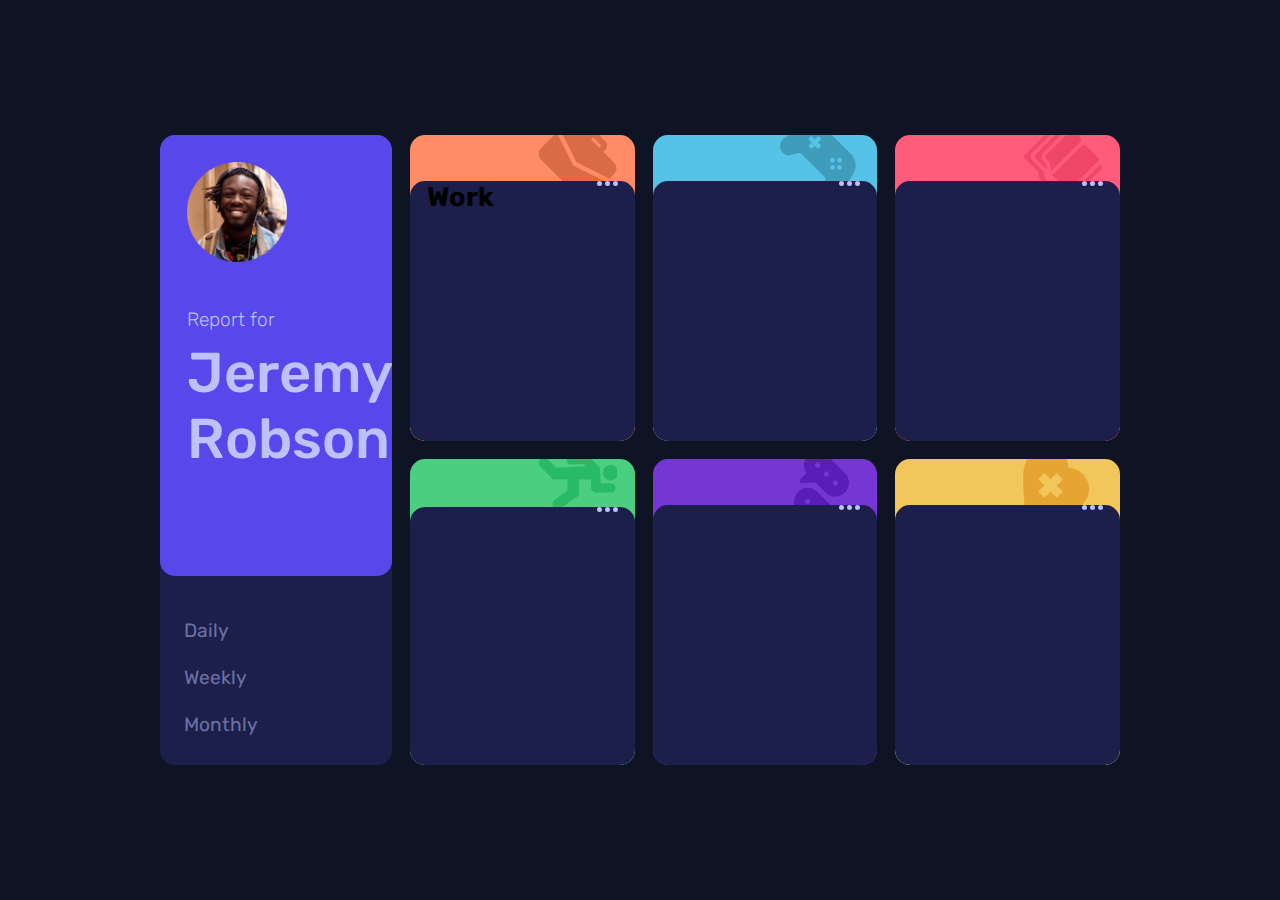
<file: index.html>
<!DOCTYPE html>
<html lang="en">
<head>
    <meta charset="UTF-8">
    <meta name="viewport" content="width=device-width, initial-scale=1.0">
    <link rel="icon" type="image/png" sizes="32x32" href="./images/favicon-32x32.png">
    <link rel="preconnect" href="https://fonts.googleapis.com">
    <link rel="preconnect" href="https://fonts.gstatic.com" crossorigin>
    <link href="https://fonts.googleapis.com/css2?family=Rubik:wght@300;400;500&display=swap" rel="stylesheet">
    <link rel="stylesheet" href="style.css">
    <title>Frontend Mentor | Time tracking dashboard</title>
</head>
<body>
    <main class="timePanel">
        <div class="userBox">
            <div class="userName">
                <img src="images/image-jeremy.png" alt="image-jeremy" class="Jeremy">
                <h3>Report for</h3>
                <h1>Jeremy Robson</h1>
            </div>
            <div class="timeFunction">
                <ul>
                    <li id="daily">Daily</li>
                    <li id="weekly">Weekly</li>
                    <li id="monthly">Monthly</li>
                </ul>
            </div>
        </div>
        <div class="time work">
            <svg width="79" height="79" xmlns="http://www.w3.org/2000/svg"><path d="m18.687 10.43 15.464 30.906c.31.682.743 1.322 1.3 1.88.558.557 1.198.99 1.714 1.217L68.237 59.98 52.484 75.732a8.025 8.025 0 0 1-11.355 0L2.934 37.538a8.025 8.025 0 0 1 0-11.356L18.687 10.43Zm19.345-7.99 10.839 10.838 2.065-2.064a5.845 5.845 0 0 1 8.258 0l8.258 8.259a5.845 5.845 0 0 1 0 8.258l-2.064 2.064 10.839 10.84a8.025 8.025 0 0 1 0 11.355l-4.728 4.728L39.126 40.53a1.963 1.963 0 0 1-.578-.413 1.963 1.963 0 0 1-.413-.578L21.95 7.168l4.728-4.728a8.025 8.025 0 0 1 11.355 0Zm17.033 12.903-2.064 2.065 8.258 8.258 2.064-2.064-8.258-8.259Z" fill="#D96C47" fill-rule="nonzero"/></svg>
            <div class="offset">
                <div class="heading">
                    <h2 class="itemName">Work</h2>
                    <svg width="21" height="5" xmlns="http://www.w3.org/2000/svg"><path d="M2.5 0a2.5 2.5 0 1 1 0 5 2.5 2.5 0 0 1 0-5Zm8 0a2.5 2.5 0 1 1 0 5 2.5 2.5 0 0 1 0-5Zm8 0a2.5 2.5 0 1 1 0 5 2.5 2.5 0 0 1 0-5Z" fill="#BBC0FF" fill-rule="evenodd"/></svg>   
                </div>
            </div>
        </div>
        <div class="time play">
            <svg width="79" height="79" xmlns="http://www.w3.org/2000/svg"><path d="m60.91 71.846 12.314-19.892c3.317-5.36 3.78-13.818-2.31-19.908l-26.36-26.36c-4.457-4.457-12.586-6.843-19.908-2.31L4.753 15.69c-5.4 3.343-6.275 10.854-1.779 15.35a7.773 7.773 0 0 0 7.346 2.035l7.783-1.945a3.947 3.947 0 0 1 3.731 1.033l22.602 22.602c.97.97 1.367 2.4 1.033 3.732l-1.945 7.782a7.775 7.775 0 0 0 2.037 7.349c4.49 4.49 12.003 3.624 15.349-1.782Zm-24.227-46.12-1.891-1.892-1.892 1.892a2.342 2.342 0 0 1-3.312-3.312l1.892-1.892-1.892-1.891a2.342 2.342 0 0 1 3.312-3.312l1.892 1.891 1.891-1.891a2.342 2.342 0 0 1 3.312 3.312l-1.891 1.891 1.891 1.892a2.342 2.342 0 0 1-3.312 3.312Zm14.19 14.19a2.343 2.343 0 1 1 3.315-3.312 2.343 2.343 0 0 1-3.314 3.312Zm0 7.096a2.343 2.343 0 0 1 3.313-3.312 2.343 2.343 0 0 1-3.312 3.312Zm7.096-7.095a2.343 2.343 0 1 1 3.312 0 2.343 2.343 0 0 1-3.312 0Zm0 7.095a2.343 2.343 0 0 1 3.312-3.312 2.343 2.343 0 0 1-3.312 3.312Z" fill="#3F9CBB" fill-rule="nonzero"/></svg>
            <div class="offset">
                <div class="heading">
                    <h2 class="itemName"></h2>
                    <svg width="21" height="5" xmlns="http://www.w3.org/2000/svg"><path d="M2.5 0a2.5 2.5 0 1 1 0 5 2.5 2.5 0 0 1 0-5Zm8 0a2.5 2.5 0 1 1 0 5 2.5 2.5 0 0 1 0-5Zm8 0a2.5 2.5 0 1 1 0 5 2.5 2.5 0 0 1 0-5Z" fill="#BBC0FF" fill-rule="evenodd"/></svg>   
                </div>
            </div>
        </div>
        <div class="time study">
            <svg width="79" height="79" xmlns="http://www.w3.org/2000/svg"><path d="M33.227 1.495a1.87 1.87 0 0 1 2.646 0l1.323 1.323-27.78 27.78c-2.189 2.189-2.1 5.837.088 8.026l12.132 12.132a5.624 5.624 0 0 0 1.096 6.388 5.624 5.624 0 0 0 6.389 1.097l12.132 12.132c2.188 2.188 5.837 2.276 8.025.088l27.78-27.78 1.323 1.322a1.87 1.87 0 0 1 0 2.646L46.632 78.4a1.87 1.87 0 0 1-2.645 0L29.12 63.531a5.624 5.624 0 0 1-6.389-1.097l-5.291-5.291a5.624 5.624 0 0 1-1.097-6.388L1.478 35.89a1.87 1.87 0 0 1 0-2.646ZM59.74 22.783c1.948.27 3.83 1.117 5.325 2.612l10.583 10.583a1.87 1.87 0 0 1 0 2.646L46.544 67.727a1.87 1.87 0 0 1-2.646 0L30.67 54.498a1.872 1.872 0 0 0-2.646 0ZM49.19 6.875a1.87 1.87 0 0 1 2.647 0c4.489 4.489 5.877 8.98 6.178 12.342L27.67 49.56c.349-1.527 1.181-7.463-4.938-13.582a1.87 1.87 0 0 1 0-2.646Zm-7.936-2.646a1.87 1.87 0 0 1 2.645 0l1.323 1.323-25.134 25.134a5.619 5.619 0 0 0 0 7.938c4.005 4.005 4.2 7.696 4.043 9.335L12.15 35.978a1.87 1.87 0 0 1 0-2.646Z" fill="#F04667" fill-rule="nonzero"/></svg>
            <div class="offset">
                <div class="heading">
                    <h2 class="itemName"></h2>
                    <svg width="21" height="5" xmlns="http://www.w3.org/2000/svg"><path d="M2.5 0a2.5 2.5 0 1 1 0 5 2.5 2.5 0 0 1 0-5Zm8 0a2.5 2.5 0 1 1 0 5 2.5 2.5 0 0 1 0-5Zm8 0a2.5 2.5 0 1 1 0 5 2.5 2.5 0 0 1 0-5Z" fill="#BBC0FF" fill-rule="evenodd"/></svg>   
                </div>
            </div>
        </div>
        <div class="time exercise">
            <svg width="81" height="55" xmlns="http://www.w3.org/2000/svg"><path d="m33.357.579 16.447.426c.33.009.645.144.88.38l9.953 9.953a4.946 4.946 0 0 1 1.451 3.311l.514 12.87c.02.503.433.895.937.894l9.595-.05a4.438 4.438 0 0 1 4.437 4.43v.26c0 1.164-.453 2.259-1.277 3.082a4.334 4.334 0 0 1-3.083 1.277h-15.77c-2.347 0-4.393-2.045-4.393-4.393l-.001-8.405-12.05-.009.01 15.17c.001.426-.21.826-.56 1.067l-18.098 12.41c-1.363.849-2.958 1.033-4.426.537a5.147 5.147 0 0 1-1.994-1.237 5.247 5.247 0 0 1-1.193-1.85c-.875-2.293.074-4.934 2.256-6.277l12.303-8.973.252-11.28-13.556.442a1.291 1.291 0 0 1-.957-.377L2.237 11.439c-1-.999-1.55-2.38-1.513-3.792a5.124 5.124 0 0 1 1.714-3.71c2.042-1.84 5.234-1.688 7.267.345l8.576 8.576 29.444-1.635-2.133-2.133-12.263.347a4.434 4.434 0 0 1-3.294-1.28l-.016-.015a4.409 4.409 0 0 1-1.294-3.307c.08-2.347 2.16-4.255 4.632-4.256Zm33.78 11.774c3.025-3.025 7.945-3.025 10.97 0 3.024 3.025 3.024 7.944 0 10.97-3.025 3.024-7.945 3.024-10.97 0-3.024-3.026-3.025-7.945 0-10.97Z" fill="#29BA66" fill-rule="nonzero"/></svg>
            <div class="offset">
                <div class="heading">
                    <h2 class="itemName"></h2>
                    <svg width="21" height="5" xmlns="http://www.w3.org/2000/svg"><path d="M2.5 0a2.5 2.5 0 1 1 0 5 2.5 2.5 0 0 1 0-5Zm8 0a2.5 2.5 0 1 1 0 5 2.5 2.5 0 0 1 0-5Zm8 0a2.5 2.5 0 1 1 0 5 2.5 2.5 0 0 1 0-5Z" fill="#BBC0FF" fill-rule="evenodd"/></svg>   
                </div>
            </div>
        </div>
        <div class="time social">
            <svg width="75" height="100" xmlns="http://www.w3.org/2000/svg"><g fill="#5A1CBB" fill-rule="nonzero"><path d="M45.834 46.627c4.78 4.78 13.1 5.754 19.257-.403 5.2-5.199 5.198-13.657 0-18.855L47.151 9.428C42.335 4.614 34.02 3.7 27.892 9.83c-4.701 4.7-5.151 12.066-1.352 17.277l-6.265 6.265c-1.339 1.339-.317 3.644 1.585 3.533l13.474-.777 10.499 10.499Zm11.404-11.483a2.567 2.567 0 1 1-3.629 3.631 2.567 2.567 0 0 1 3.63-3.631ZM35.745 20.909a2.567 2.567 0 1 1 3.63-3.629 2.567 2.567 0 0 1-3.63 3.63Zm12.562 5.303a2.567 2.567 0 1 1-3.63 3.63 2.567 2.567 0 0 1 3.63-3.63ZM55.16 63.698 37.219 45.756c-5.198-5.197-13.658-5.197-18.857.001-6.072 6.073-5.26 14.4-.402 19.258l10.499 10.5-.777 13.473c-.11 1.886 2.186 2.931 3.533 1.584l6.265-6.265c5.212 3.8 12.577 3.349 17.277-1.352 6.06-6.059 5.274-14.386.403-19.257ZM25.813 57.24a2.567 2.567 0 1 1 3.63-3.631 2.567 2.567 0 0 1-3.63 3.63Zm8.932 8.931a2.567 2.567 0 1 1 3.63-3.629 2.567 2.567 0 0 1-3.63 3.63Zm8.932 8.933a2.567 2.567 0 1 1 3.63-3.631 2.567 2.567 0 0 1-3.63 3.63Z"/></g></svg>
            <div class="offset">
                <div class="heading">
                    <h2 class="itemName"></h2>
                    <svg width="21" height="5" xmlns="http://www.w3.org/2000/svg"><path d="M2.5 0a2.5 2.5 0 1 1 0 5 2.5 2.5 0 0 1 0-5Zm8 0a2.5 2.5 0 1 1 0 5 2.5 2.5 0 0 1 0-5Zm8 0a2.5 2.5 0 1 1 0 5 2.5 2.5 0 0 1 0-5Z" fill="#BBC0FF" fill-rule="evenodd"/></svg>   
                </div>
            </div>
        </div>
        <div class="time selfCare">
            <svg width="67" height="67" xmlns="http://www.w3.org/2000/svg"><path d="M.918 50.848c.114 1.723.232 3.5.346 5.336l.003.038.448 6.038c.06.81.412 1.536.951 2.075.54.54 1.266.892 2.075.952l6.038.447.038.003c12.086.755 21.237 1.231 28.95.484 9.007-.873 15.369-3.445 20.02-8.096 8.413-8.413 8.398-21.609-.034-30.041-3.79-3.79-8.959-6.11-14.31-6.526-.415-5.352-2.736-10.52-6.526-14.31C30.484-1.185 17.288-1.2 8.875 7.214-1.295 17.384-.415 30.697.918 50.848ZM21.36 27.122l6.172 6.173 6.16-6.159 6.172 6.173-6.16 6.158 6.173 6.173-6.158 6.158-6.173-6.172-6.158 6.158-6.173-6.172 6.159-6.159-6.173-6.172 6.16-6.159Z" fill="#E6A532" fill-rule="nonzero"/></svg>
            <div class="offset">
                <div class="heading">
                    <h2 class="itemName"></h2>
                    <svg width="21" height="5" xmlns="http://www.w3.org/2000/svg"><path d="M2.5 0a2.5 2.5 0 1 1 0 5 2.5 2.5 0 0 1 0-5Zm8 0a2.5 2.5 0 1 1 0 5 2.5 2.5 0 0 1 0-5Zm8 0a2.5 2.5 0 1 1 0 5 2.5 2.5 0 0 1 0-5Z" fill="#BBC0FF" fill-rule="evenodd"/></svg>   
                </div>
            </div>
        </div>
    </main>
</body>
</html>
</file>
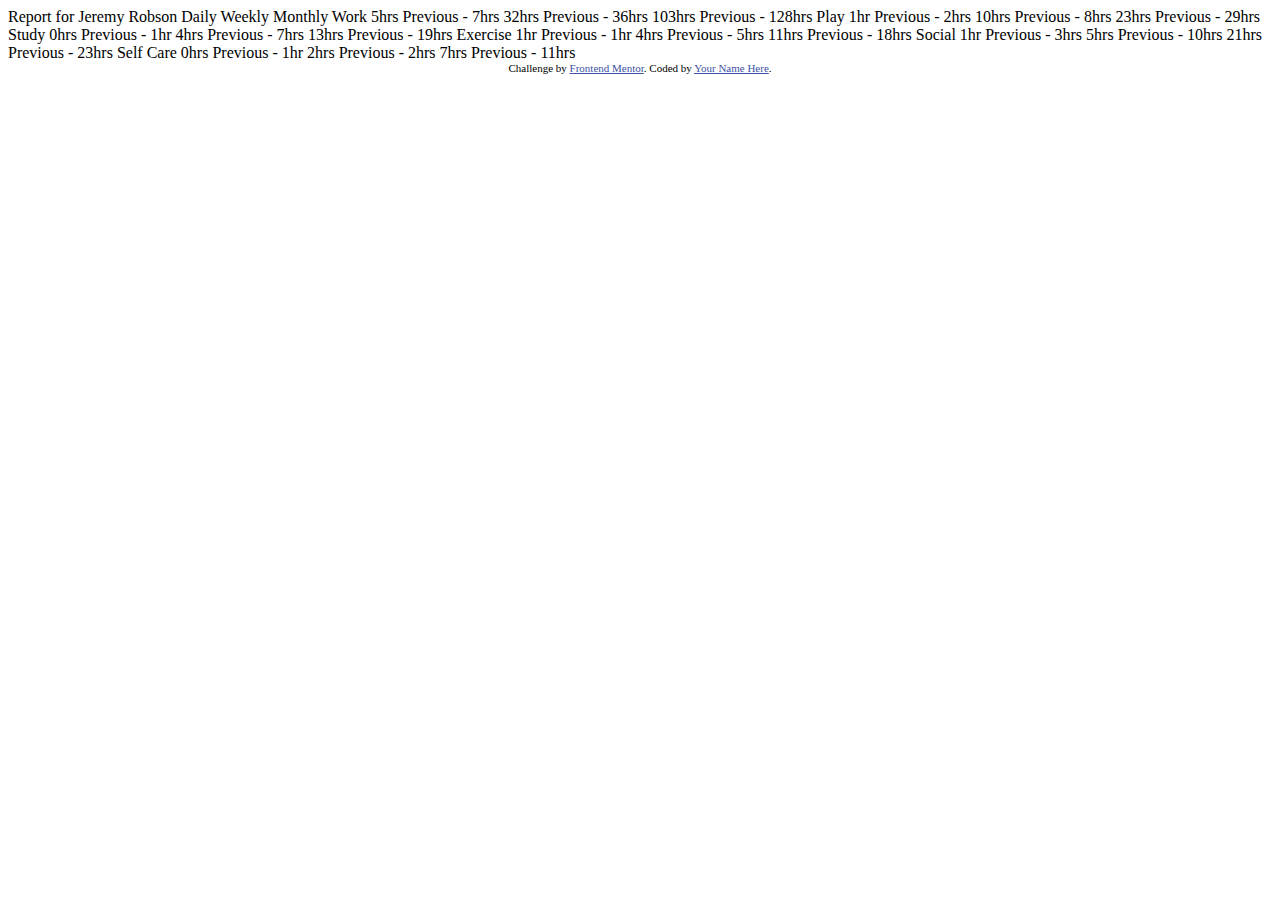
<file: indexT.html>
<!DOCTYPE html>
<html lang="en">
<head>
  <meta charset="UTF-8">
  <meta name="viewport" content="width=device-width, initial-scale=1.0"> <!-- displays site properly based on user's device -->



  <!-- Feel free to remove these styles or customise in your own stylesheet 👍 -->
  <style>
    .attribution { font-size: 11px; text-align: center; }
    .attribution a { color: hsl(228, 45%, 44%); }
  </style>
</head>
<body>

  Report for
  Jeremy Robson

  Daily
  Weekly
  Monthly

  Work
  5hrs <!-- daily -->
  Previous - 7hrs <!-- daily -->
  32hrs <!-- weekly -->
  Previous - 36hrs <!-- weekly -->
  103hrs <!-- monthly -->
  Previous - 128hrs <!-- monthly -->

  Play
  1hr <!-- daily -->
  Previous - 2hrs <!-- daily -->
  10hrs <!-- weekly -->
  Previous - 8hrs <!-- weekly -->
  23hrs <!-- monthly -->
  Previous - 29hrs <!-- monthly -->

  Study
  0hrs <!-- daily -->
  Previous - 1hr <!-- daily -->
  4hrs <!-- weekly -->
  Previous - 7hrs <!-- weekly -->
  13hrs <!-- monthly -->
  Previous - 19hrs <!-- monthly -->

  Exercise
  1hr <!-- daily -->
  Previous - 1hr <!-- daily -->
  4hrs <!-- weekly -->
  Previous - 5hrs <!-- weekly -->
  11hrs <!-- monthly -->
  Previous - 18hrs <!-- monthly -->

  Social
  1hr <!-- daily -->
  Previous - 3hrs <!-- daily -->
  5hrs <!-- weekly -->
  Previous - 10hrs <!-- weekly -->
  21hrs <!-- monthly -->
  Previous - 23hrs <!-- monthly -->

  Self Care
  0hrs <!-- daily -->
  Previous - 1hr <!-- daily -->
  2hrs <!-- weekly -->
  Previous - 2hrs <!-- weekly -->
  7hrs <!-- monthly -->
  Previous - 11hrs <!-- monthly -->

  
  <div class="attribution">
    Challenge by <a href="https://www.frontendmentor.io?ref=challenge" target="_blank">Frontend Mentor</a>. 
    Coded by <a href="#">Your Name Here</a>.
  </div>
</body>
</html>
</file>
<file: style.css>
*{
    margin: 0;
    padding: 0;
}

body{
    background-color: hsl(226, 43%, 10%);
    width: 100%;
    display: flex;
    justify-content: center;
    align-items: center;
    height: 100vh;
    font-size: 18px;
    font-family: 'Rubik', sans-serif;   
}

.timePanel{
    width: 75%;
    height: 70vh;
    display: grid;
    grid-template: repeat(2,1fr)/repeat(4,1fr);
    gap: 1em;
}

.timePanel > *{
    border-radius: 15px;
}

.userBox{
    grid-area: 1/1/3/2;
    background: hsl(235, 46%, 20%);
}

.userName{
    height: 70%;
    width: 100%;
    background-color: hsl(246, 80%, 60%);
    border-radius: 15px;
    color: hsl(236, 100%, 87%);
}

.userName > img{
    width: 100px;
    height: 100px;
    margin: 1.5em 0em 2.258em 1.5em;
}

.userName > h3{
    font-weight: 200;
    font-size: 1.2rem;
    margin: 0em 0em 0.5em 1.41em;
}

.userName > h1{
    font-weight: 500;
    font-size: 3.5rem;
    margin: 0em 0em 0em 0.483em;
}

.timeFunction ul{
    list-style: none;
    margin: 2.25em 0em;
    font-weight: 400;
    color: hsl(236, 100%, 87%);
    opacity: 0.5;
    font-size: 1.2rem;
}

ul > li{
    margin: 0 0 1.25em 1.25em;
}

.time{
    display: flex;
    justify-content: space-between;
    align-items: flex-end;
    flex-direction: column;
    overflow: hidden;
}

.time > svg{
    margin: -0.75em 1em -1.5em 0;
    width: 79px;
    height: 79px;
}

.exercise > svg{
    margin-top: -0.2em;
}

.work{
    background-color: hsl(15, 100%, 70%);
}

.play{
    background-color: hsl(195, 74%, 62%);
}

.study{
    background-color: hsl(348, 100%, 68%);
}

.exercise{
    background-color: hsl(145, 58%, 55%);
}

.social{
    background-color: hsl(264, 64%, 52%);
}

.selfCare{
    background-color: hsl(43, 84%, 65%);
}

.offset{
    width: 100%;
    height:85%;
    background: hsl(235, 46%, 20%);
    border-radius: 15px;
    display: flex;
    justify-content: center;
}

.offset > .heading{
    width: 85%;
    display: flex;
    justify-content: space-between;
}
</file>
